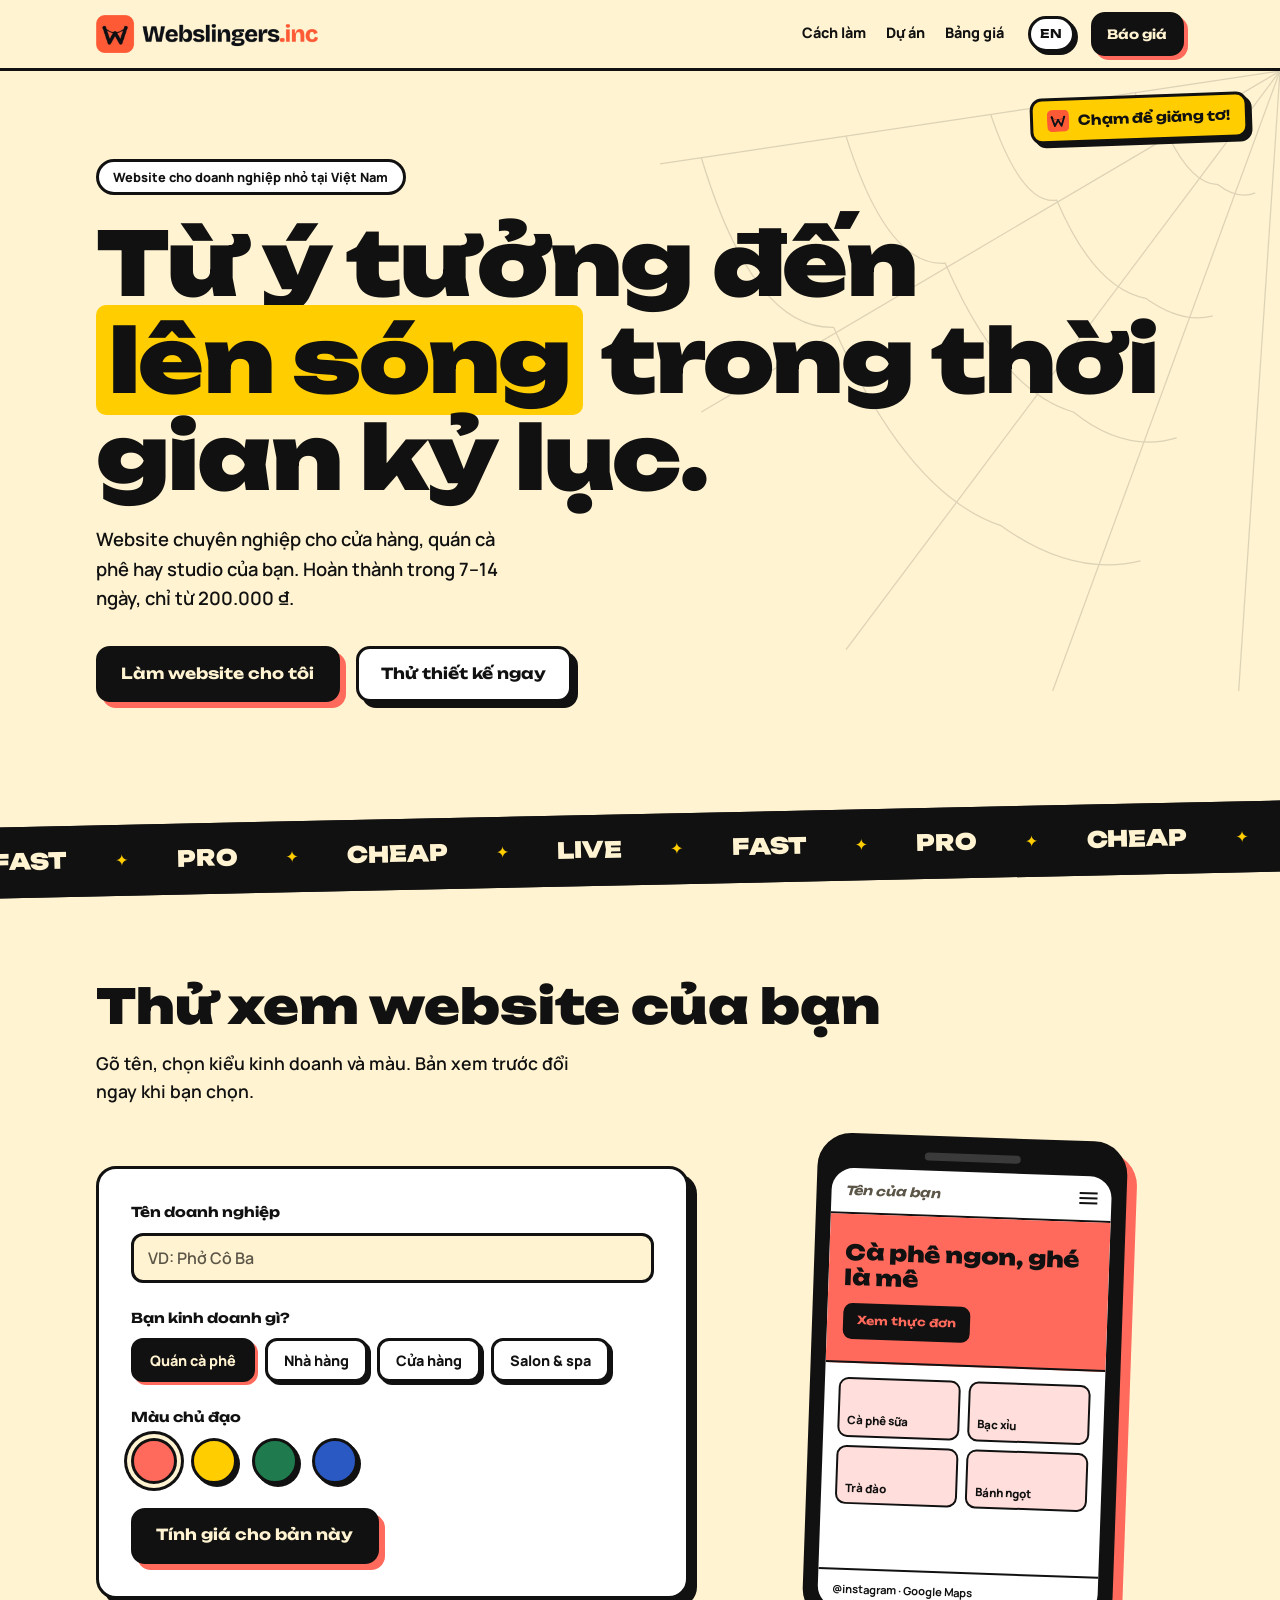
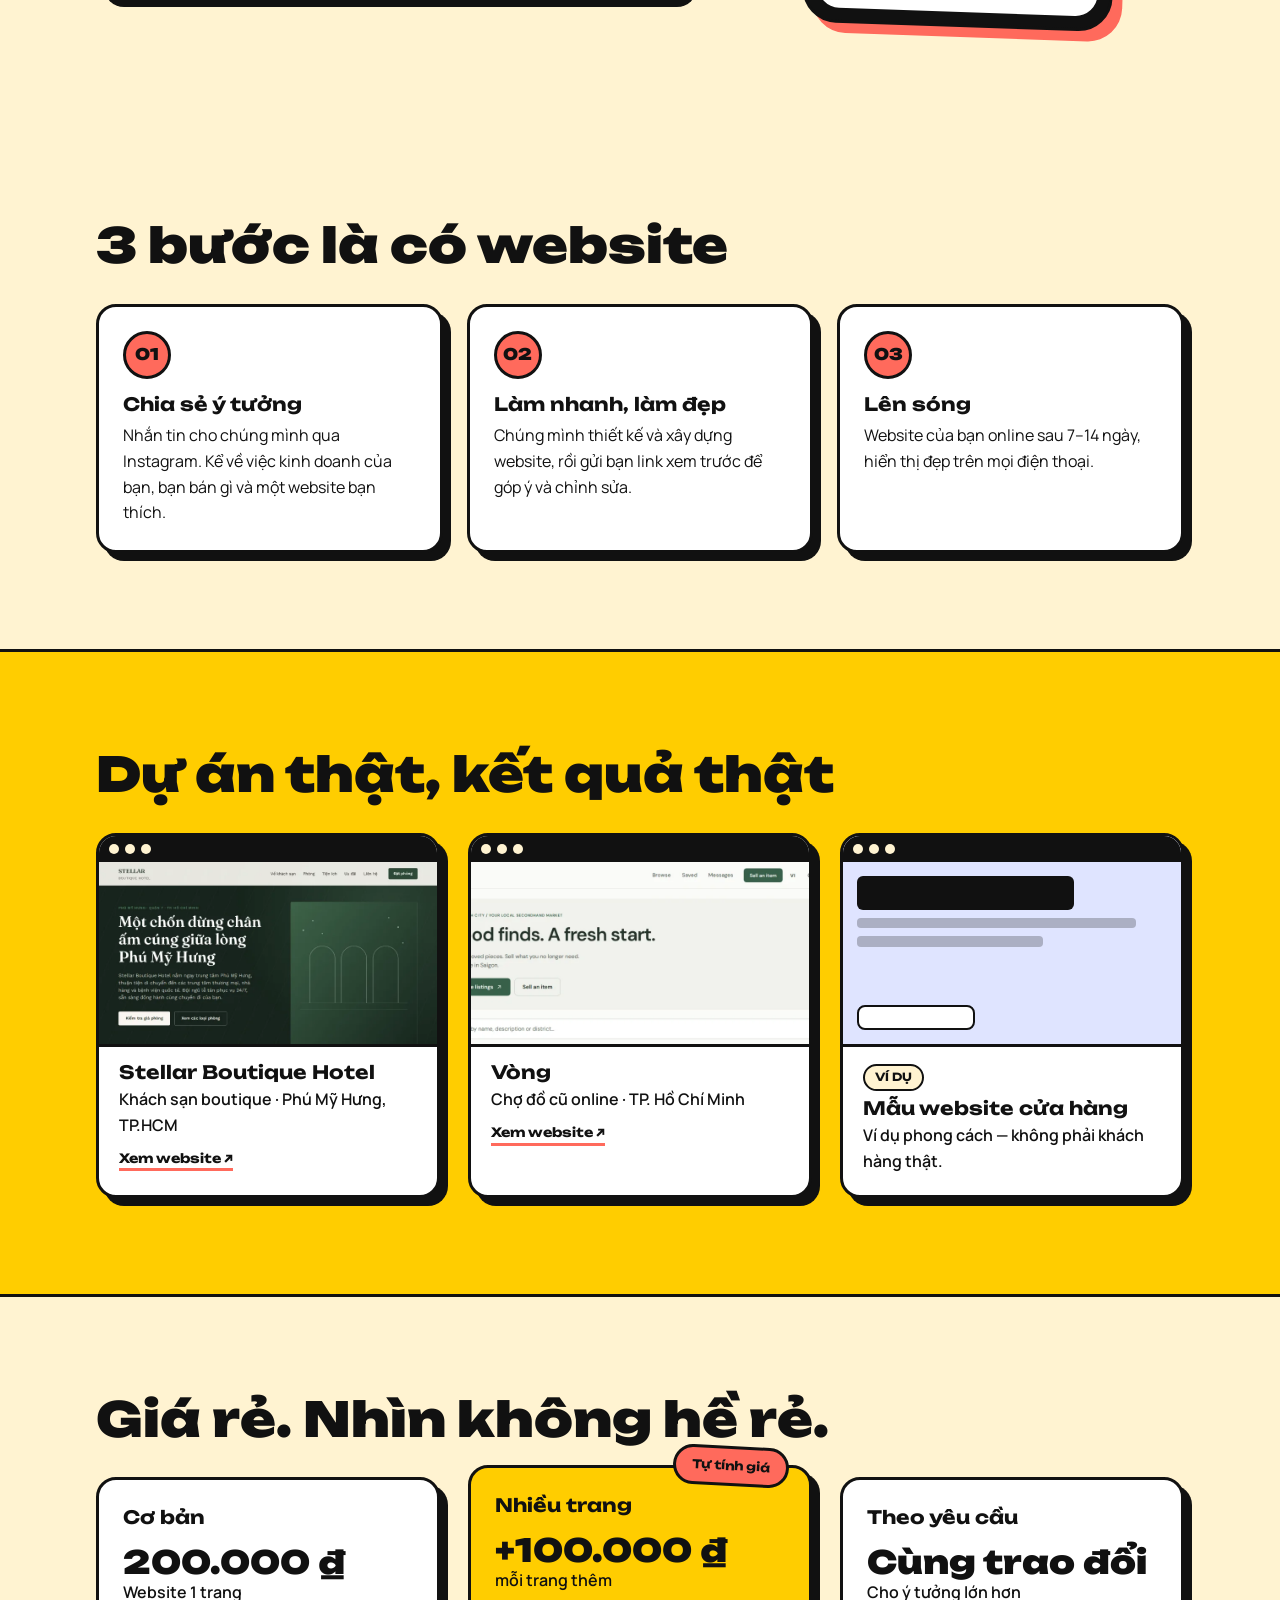
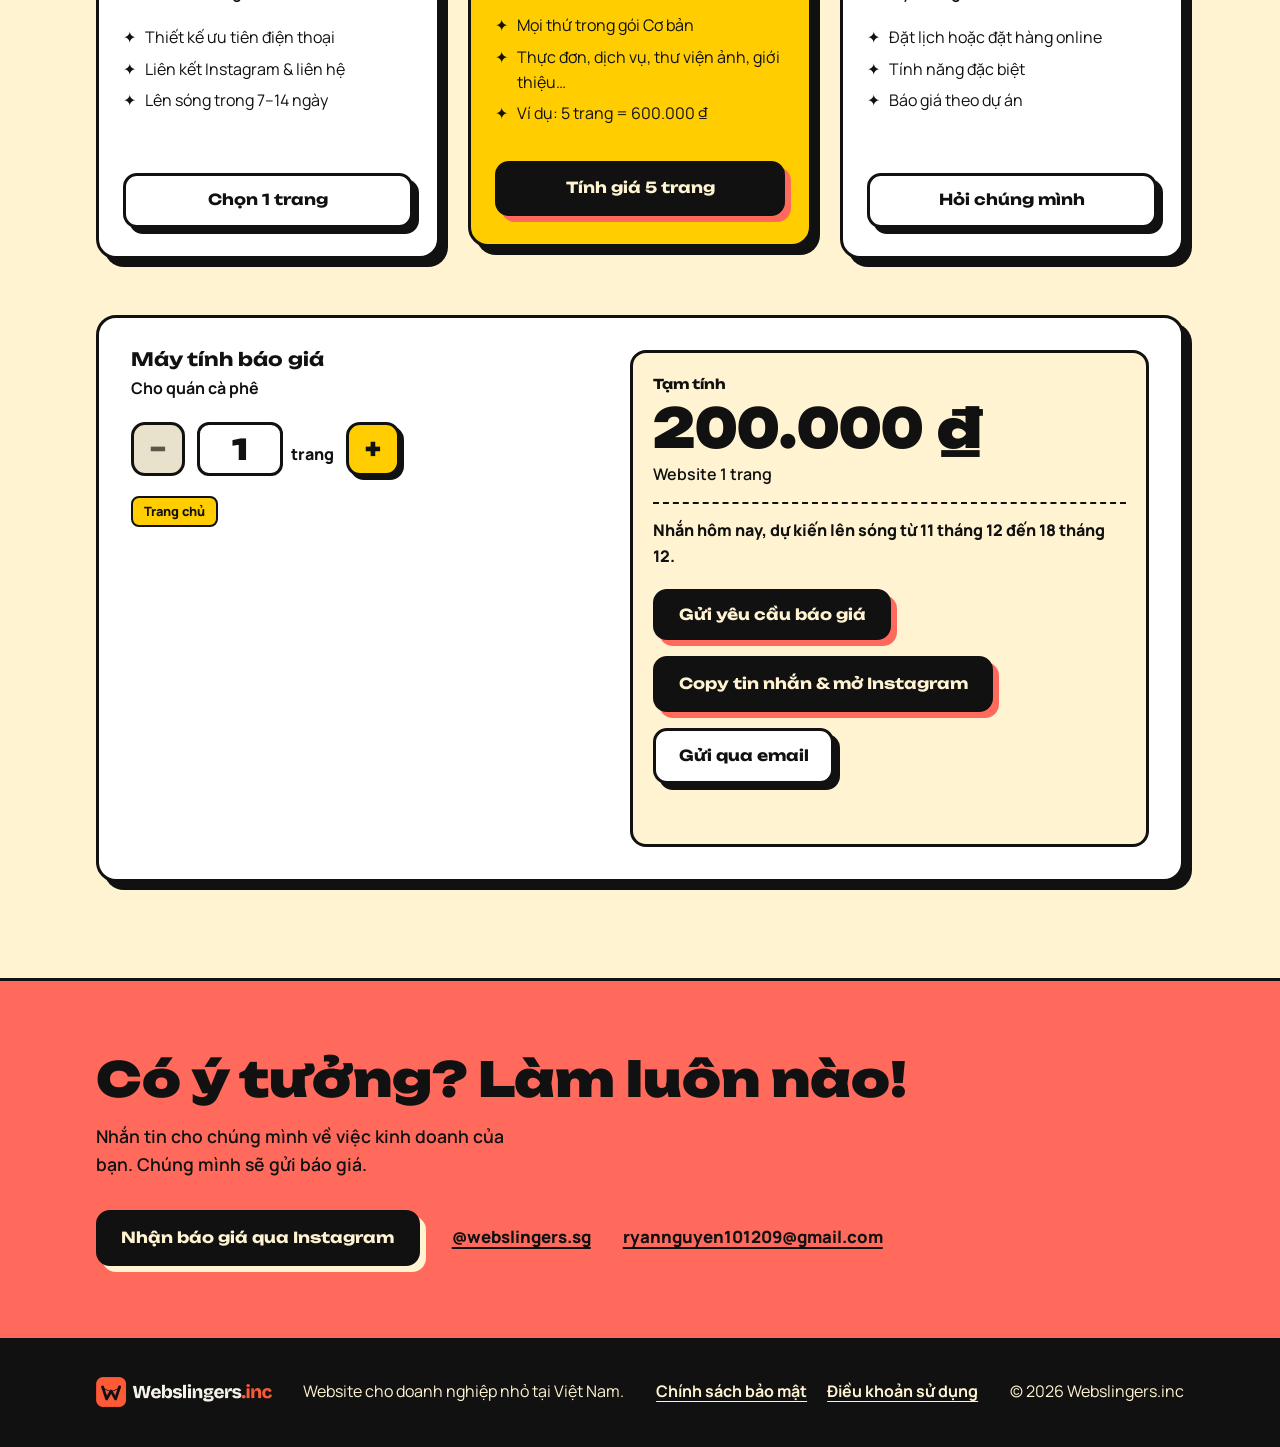
<file: index.html>
<!DOCTYPE html>
<html lang="vi">
<head>
<meta charset="UTF-8">
<meta name="viewport" content="width=device-width, initial-scale=1">
<title data-i18n="meta.title">Webslingers.inc | Từ ý tưởng đến lên sóng trong thời gian kỷ lục</title>
<meta name="description" data-i18n-content="meta.desc" content="Webslingers làm website chuyên nghiệp cho doanh nghiệp nhỏ tại Việt Nam. Lên sóng trong 7–14 ngày, chỉ từ 200.000 ₫.">
<meta name="theme-color" content="#fff3d1">
<link rel="icon" href="img/logo-mark.svg" type="image/svg+xml">
<link rel="icon" href="img/favicon-48.png" type="image/png" sizes="48x48">
<link rel="apple-touch-icon" href="img/apple-touch-icon.png">
<link rel="canonical" href="https://webslingers.vercel.app/">
<meta property="og:type" content="website">
<meta property="og:url" content="https://webslingers.vercel.app/">
<meta property="og:site_name" content="Webslingers.inc">
<meta property="og:locale" content="vi_VN">
<meta property="og:locale:alternate" content="en_US">
<meta property="og:title" content="Webslingers.inc">
<meta property="og:description" data-i18n-content="meta.desc" content="Webslingers làm website chuyên nghiệp cho doanh nghiệp nhỏ tại Việt Nam. Lên sóng trong 7–14 ngày, chỉ từ 200.000 ₫.">
<meta property="og:image" content="https://webslingers.vercel.app/img/og.jpg">
<meta property="og:image:width" content="1200">
<meta property="og:image:height" content="630">
<meta property="og:image:alt" content="Webslingers.inc logo">
<meta name="twitter:image" content="https://webslingers.vercel.app/img/og.jpg">
<meta name="twitter:card" content="summary_large_image">
<link rel="preconnect" href="https://fonts.googleapis.com">
<link rel="preconnect" href="https://fonts.gstatic.com" crossorigin>
<link href="https://fonts.googleapis.com/css2?family=Manrope:wght@400;600;800&family=Unbounded:wght@700;900&display=swap" rel="stylesheet">
<link rel="stylesheet" href="styles.css">
<script>document.documentElement.classList.add('js');</script>
<script src="i18n.js" defer></script>
<script src="projects.js" defer></script>
<script src="app.js" defer></script>
</head>
<body>
<a class="skip-link" href="#main" data-i18n="skip">Bỏ qua đến nội dung</a>

<header class="nav">
  <div class="wrap nav-inner">
    <a href="#top" class="logo" data-i18n-aria-label="nav.home" aria-label="Trang chủ Webslingers.inc"><img src="img/logo-wordmark.webp" width="702" height="120" alt=""></a>
    <nav data-i18n-aria-label="nav.label" aria-label="Điều hướng chính">
      <ul class="nav-links">
        <li><a href="#how" data-i18n="nav.how">Cách làm</a></li>
        <li><a href="#work" data-i18n="nav.work">Dự án</a></li>
        <li><a href="#pricing" data-i18n="nav.pricing">Bảng giá</a></li>
      </ul>
      <button type="button" class="lang-toggle" id="langToggle" lang="en" hidden
              data-i18n-aria-label="lang.label" aria-label="Switch to English">
        <span data-i18n="lang.other" lang="en">EN</span>
      </button>
    </nav>
    <a href="#contact" class="btn btn-dark btn-sm" data-i18n="nav.quote">Báo giá</a>
  </div>
</header>

<main id="main">

  <!-- Hero. Tapping empty space slings a web line from the top-right corner (app.js). -->
  <section class="hero" id="top">
    <svg class="hero-web" viewBox="0 0 600 600" aria-hidden="true" focusable="false">
      <g fill="none" stroke="#111" stroke-width="1.2">
        <path d="M600 0 L0 90"/><path d="M600 0 L40 330"/><path d="M600 0 L180 560"/>
        <path d="M600 0 L380 600"/><path d="M600 0 L560 600"/>
        <path d="M460 21 Q470 70 492 63 Q515 110 540 110 Q560 125 576 118"/>
        <path d="M320 42 Q350 130 384 125 Q420 210 470 220 Q505 245 535 237"/>
        <path d="M180 63 Q220 190 276 186 Q330 310 400 330 Q450 370 500 355"/>
        <path d="M40 84 Q90 250 168 248 Q240 410 330 440 Q400 490 465 474"/>
      </g>
    </svg>
    <svg class="sling-layer" id="slingLayer" aria-hidden="true" focusable="false"></svg>
    <p class="sling-hint" id="slingHint" hidden data-i18n="hero.hint">Chạm để giăng tơ!</p>
    <div class="wrap hero-inner">
      <p class="eyebrow" data-i18n="hero.eyebrow">Website cho doanh nghiệp nhỏ tại Việt Nam</p>
      <h1 data-i18n="hero.title">Từ ý tưởng đến <mark>lên sóng</mark> trong thời gian kỷ lục.</h1>
      <p class="lede" data-i18n="hero.lede">Website chuyên nghiệp cho cửa hàng, quán cà phê hay studio của bạn. Hoàn thành trong 7–14 ngày, chỉ từ 200.000&nbsp;₫.</p>
      <div class="hero-ctas">
        <a href="#contact" class="btn btn-dark" data-i18n="hero.start">Làm website cho tôi</a>
        <a href="#try" class="btn btn-light needs-js" data-i18n="hero.try">Thử thiết kế ngay</a>
      </div>
    </div>
  </section>

  <!-- Ticker (brand words, kept in English in both languages) -->
  <div class="ticker" aria-hidden="true">
    <div class="ticker-track">
      <span>FAST</span><span>PRO</span><span>CHEAP</span><span>LIVE</span>
      <span>FAST</span><span>PRO</span><span>CHEAP</span><span>LIVE</span>
      <span>FAST</span><span>PRO</span><span>CHEAP</span><span>LIVE</span>
      <span>FAST</span><span>PRO</span><span>CHEAP</span><span>LIVE</span>
    </div>
  </div>

  <!-- Try it: live preview builder -->
  <section class="section try needs-js" id="try" aria-labelledby="try-title">
    <div class="wrap">
      <h2 id="try-title" data-i18n="try.title">Thử xem website của bạn</h2>
      <p class="section-lede" data-i18n="try.lede">Gõ tên, chọn kiểu kinh doanh và màu. Bản xem trước đổi ngay khi bạn chọn.</p>
      <div class="try-grid">
        <form class="card try-controls reveal" id="builder" onsubmit="return false">
          <label class="field">
            <span class="field-label" data-i18n="try.name">Tên doanh nghiệp</span>
            <input type="text" id="bizName" maxlength="28" autocomplete="organization"
                   data-i18n-placeholder="try.namePh" placeholder="VD: Phở Cô Ba">
          </label>

          <fieldset class="field">
            <legend class="field-label" data-i18n="try.type">Bạn kinh doanh gì?</legend>
            <div class="chips">
              <label class="chip"><input type="radio" name="bizType" value="cafe" checked><span data-i18n="type.cafe">Quán cà phê</span></label>
              <label class="chip"><input type="radio" name="bizType" value="food"><span data-i18n="type.food">Nhà hàng</span></label>
              <label class="chip"><input type="radio" name="bizType" value="shop"><span data-i18n="type.shop">Cửa hàng</span></label>
              <label class="chip"><input type="radio" name="bizType" value="salon"><span data-i18n="type.salon">Salon &amp; spa</span></label>
            </div>
          </fieldset>

          <fieldset class="field">
            <legend class="field-label" data-i18n="try.color">Màu chủ đạo</legend>
            <div class="swatches">
              <label class="swatch" style="--sw:#ff6a5c"><input type="radio" name="bizColor" value="coral" checked><span class="sr-only" data-i18n="color.coral">Đỏ san hô</span></label>
              <label class="swatch" style="--sw:#ffcd00"><input type="radio" name="bizColor" value="gold"><span class="sr-only" data-i18n="color.gold">Vàng</span></label>
              <label class="swatch" style="--sw:#1f7a4d"><input type="radio" name="bizColor" value="green"><span class="sr-only" data-i18n="color.green">Xanh lá</span></label>
              <label class="swatch" style="--sw:#2b59c3"><input type="radio" name="bizColor" value="blue"><span class="sr-only" data-i18n="color.blue">Xanh dương</span></label>
            </div>
          </fieldset>

          <a href="#calc" class="btn btn-dark try-cta" id="tryToQuote" data-calc data-i18n="try.cta">Tính giá cho bản này</a>
        </form>

        <div class="phone reveal" id="preview" aria-hidden="true">
          <div class="phone-notch"></div>
          <div class="mini" data-color="coral">
            <div class="mini-nav"><b class="mini-name" id="pvName"></b><i></i></div>
            <div class="mini-hero">
              <p class="mini-title" id="pvTitle"></p>
              <span class="mini-btn" id="pvBtn"></span>
            </div>
            <div class="mini-grid" id="pvItems"></div>
            <div class="mini-foot">@instagram · Google Maps</div>
          </div>
        </div>
        <p class="sr-only" id="pvSummary" aria-live="polite"></p>
      </div>
    </div>
  </section>

  <!-- How we sling it -->
  <section class="section" id="how" aria-labelledby="how-title">
    <div class="wrap">
      <h2 id="how-title" data-i18n="how.title">3 bước là có website</h2>
      <ol class="steps">
        <li class="card step reveal">
          <span class="step-num">01</span>
          <h3 data-i18n="how.s1.title">Chia sẻ ý tưởng</h3>
          <p data-i18n="how.s1.text">Nhắn tin cho chúng mình qua Instagram. Kể về việc kinh doanh của bạn, bạn bán gì và một website bạn thích.</p>
        </li>
        <li class="card step reveal">
          <span class="step-num">02</span>
          <h3 data-i18n="how.s2.title">Làm nhanh, làm đẹp</h3>
          <p data-i18n="how.s2.text">Chúng mình thiết kế và xây dựng website, rồi gửi bạn link xem trước để góp ý và chỉnh sửa.</p>
        </li>
        <li class="card step reveal">
          <span class="step-num">03</span>
          <h3 data-i18n="how.s3.title">Lên sóng</h3>
          <p data-i18n="how.s3.text">Website của bạn online sau 7–14 ngày, hiển thị đẹp trên mọi điện thoại.</p>
        </li>
      </ol>
    </div>
  </section>

  <!-- Proof -->
  <section class="section section-alt" id="work" aria-labelledby="work-title">
    <div class="wrap">
      <h2 id="work-title" data-i18n="work.title">Dự án thật, kết quả thật</h2>
      <!-- Cards are built from projects.js by app.js's renderProjects(), so adding a
           project is a data edit, not an HTML edit. Static fallback here covers no-JS. -->
      <div class="projects" id="projectsGrid">
        <article class="card project reveal">
          <div class="shot">
            <div class="shot-bar"><i></i><i></i><i></i></div>
            <img src="img/stellar-boutique-hotel.webp" width="800" height="500" loading="lazy" decoding="async"
                 data-i18n-alt="work.p1.alt"
                 alt="Trang chủ Stellar Boutique Hotel: phần đầu trang màu xanh lá đậm với tiêu đề tiếng Việt và nút đặt phòng">
          </div>
          <div class="project-info">
            <h3><a href="https://stellar-boutique-hotel.vercel.app" target="_blank" rel="noopener">Stellar Boutique Hotel</a></h3>
            <p data-i18n="work.p1.meta">Khách sạn boutique · Phú Mỹ Hưng, TP.HCM</p>
            <span class="project-cta" aria-hidden="true" data-i18n="work.view">Xem website ↗</span>
          </div>
        </article>
        <article class="card project reveal">
          <div class="shot">
            <div class="shot-bar"><i></i><i></i><i></i></div>
            <img src="img/vong.webp" width="800" height="500" loading="lazy" decoding="async"
                 data-i18n-alt="work.p2.alt"
                 alt="Trang chủ Vòng: nền kem-xanh lá với tiêu đề &quot;Good finds. A fresh start.&quot;, ô tìm kiếm và các thẻ danh mục đồ cũ">
          </div>
          <div class="project-info">
            <h3><a href="https://vong-client.vercel.app" target="_blank" rel="noopener">Vòng</a></h3>
            <p data-i18n="work.p2.meta">Chợ đồ cũ online · TP. Hồ Chí Minh</p>
            <span class="project-cta" aria-hidden="true" data-i18n="work.view">Xem website ↗</span>
          </div>
        </article>
        <article class="card project reveal">
          <div class="shot shot-3" role="img" aria-label="Mẫu website cửa hàng: ví dụ phong cách, không phải khách hàng thật">
            <div class="shot-bar"><i></i><i></i><i></i></div>
            <div class="shot-body"><b></b><s></s><s></s><u></u></div>
          </div>
          <div class="project-info">
            <span class="demo-badge" data-i18n="work.demoBadge">VÍ DỤ</span>
            <h3 data-i18n="work.demo2.name">Mẫu website cửa hàng</h3>
            <p data-i18n="work.demo2.tag">Ví dụ phong cách — không phải khách hàng thật.</p>
          </div>
        </article>
      </div>
      <!-- Optional: client testimonial
      <blockquote class="card quote">
        <p>“[CLIENT TESTIMONIAL]”</p>
        <cite>[CLIENT NAME], [BUSINESS]</cite>
      </blockquote>
      -->
    </div>
  </section>

  <!-- Pricing -->
  <section class="section" id="pricing" aria-labelledby="pricing-title">
    <div class="wrap">
      <h2 id="pricing-title" data-i18n="pricing.title">Giá rẻ. Nhìn không hề rẻ.</h2>
      <div class="plans">
        <article class="card plan">
          <h3 data-i18n="plan1.name">Cơ bản</h3>
          <p class="price" data-i18n="plan1.price">200.000&nbsp;₫</p>
          <p class="price-note" data-i18n="plan1.note">Website 1 trang</p>
          <ul>
            <li data-i18n="plan1.f1">Thiết kế ưu tiên điện thoại</li>
            <li data-i18n="plan1.f2">Liên kết Instagram &amp; liên hệ</li>
            <li data-i18n="plan1.f3">Lên sóng trong 7–14 ngày</li>
          </ul>
          <a href="#contact" class="btn btn-light" data-calc data-pages="1" data-i18n="plan1.cta">Chọn 1 trang</a>
        </article>
        <article class="card plan plan-featured">
          <a href="#calc" class="badge needs-js" data-calc data-i18n="plan2.badge">Tự tính giá</a>
          <h3 data-i18n="plan2.name">Nhiều trang</h3>
          <p class="price" data-i18n="plan2.price">+100.000&nbsp;₫</p>
          <p class="price-note" data-i18n="plan2.note">mỗi trang thêm</p>
          <ul>
            <li data-i18n="plan2.f1">Mọi thứ trong gói Cơ bản</li>
            <li data-i18n="plan2.f2">Thực đơn, dịch vụ, thư viện ảnh, giới thiệu…</li>
            <li data-i18n="plan2.f3">Ví dụ: 5 trang = 600.000&nbsp;₫</li>
          </ul>
          <a href="#contact" class="btn btn-dark" data-calc data-pages="5" data-i18n="plan2.cta">Tính giá 5 trang</a>
        </article>
        <article class="card plan">
          <h3 data-i18n="plan3.name">Theo yêu cầu</h3>
          <p class="price" data-i18n="plan3.price">Cùng trao đổi</p>
          <p class="price-note" data-i18n="plan3.note">Cho ý tưởng lớn hơn</p>
          <ul>
            <li data-i18n="plan3.f1">Đặt lịch hoặc đặt hàng online</li>
            <li data-i18n="plan3.f2">Tính năng đặc biệt</li>
            <li data-i18n="plan3.f3">Báo giá theo dự án</li>
          </ul>
          <a href="#contact" class="btn btn-light" data-i18n="plan3.cta">Hỏi chúng mình</a>
        </article>
      </div>

      <!-- Quote calculator -->
      <div class="card calc reveal needs-js" id="calc" tabindex="-1" role="region" aria-labelledby="calc-title">
        <div class="calc-main">
          <h3 id="calc-title" data-i18n="calc.title">Máy tính báo giá</h3>
          <p class="calc-for" id="calcFor"></p>
          <div class="stepper" role="group" data-i18n-aria-label="calc.pages" aria-label="Số trang">
            <button type="button" class="step-btn" id="pagesMinus" data-i18n-aria-label="calc.minus" aria-label="Bớt 1 trang">−</button>
            <label class="stepper-value">
              <input type="number" id="pages" min="1" max="20" value="1" inputmode="numeric">
              <span data-i18n="calc.pagesUnit">trang</span>
            </label>
            <button type="button" class="step-btn" id="pagesPlus" data-i18n-aria-label="calc.plus" aria-label="Thêm 1 trang">+</button>
          </div>
          <ul class="page-tags" id="pageTags" aria-hidden="true"></ul>
        </div>
        <div class="calc-result">
          <p class="calc-label" data-i18n="calc.total">Tạm tính</p>
          <p class="calc-total" id="calcTotal">200.000&nbsp;₫</p>
          <p class="sr-only" id="calcLive" aria-live="polite"></p>
          <p class="calc-formula" id="calcFormula"></p>
          <p class="calc-date" id="calcDate"></p>
          <div class="calc-actions">
            <!-- Shown only once FORMSPREE_ID is set in app.js (see README) — a real lead
                 list, not just DMs. Hidden here so there is never a button that does nothing. -->
            <button type="button" class="btn btn-dark" id="sendLead" hidden data-i18n="calc.lead">Gửi yêu cầu báo giá</button>
            <a class="btn btn-dark" id="sendIg" href="https://instagram.com/webslingers.sg" target="_blank" rel="noopener" data-i18n="calc.ig">Copy tin nhắn &amp; mở Instagram</a>
            <a class="btn btn-light" id="sendMail" href="mailto:ryannguyen101209@gmail.com" data-i18n="calc.mail">Gửi qua email</a>
          </div>
          <p class="calc-status" id="calcStatus" role="status"></p>
          <textarea class="calc-fallback" id="calcFallback" readonly rows="4" hidden
                    data-i18n-aria-label="calc.msgLabel" aria-label="Tin nhắn báo giá"></textarea>
        </div>
      </div>
    </div>
  </section>

  <!-- Contact -->
  <section class="contact" id="contact" aria-labelledby="contact-title">
    <div class="wrap contact-inner">
      <h2 id="contact-title" data-i18n="contact.title">Có ý tưởng? Làm luôn nào!</h2>
      <p data-i18n="contact.text">Nhắn tin cho chúng mình về việc kinh doanh của bạn. Chúng mình sẽ gửi báo giá.</p>
      <div class="contact-ctas">
        <a href="https://instagram.com/webslingers.sg" class="btn btn-dark" target="_blank" rel="noopener" data-i18n="contact.ig">Nhận báo giá qua Instagram</a>
        <a href="https://instagram.com/webslingers.sg" class="contact-link" target="_blank" rel="noopener">@webslingers.sg</a>
        <a href="mailto:ryannguyen101209@gmail.com" class="contact-link">ryannguyen101209@gmail.com</a>
      </div>
    </div>
  </section>
</main>

<footer class="footer">
  <div class="wrap footer-inner">
    <p class="logo"><img src="img/logo-wordmark-dark.webp" width="702" height="120" alt="Webslingers.inc" loading="lazy"></p>
    <p data-i18n="footer.tag">Website cho doanh nghiệp nhỏ tại Việt Nam.</p>
    <nav class="footer-links" data-i18n-aria-label="footer.legal" aria-label="Pháp lý">
      <a href="privacy.html" data-i18n="footer.privacy">Chính sách bảo mật</a>
      <a href="terms.html" data-i18n="footer.terms">Điều khoản sử dụng</a>
    </nav>
    <p>© <span id="year">2026</span> Webslingers.inc</p>
  </div>
</footer>

<script>document.getElementById('year').textContent = new Date().getFullYear();</script>
</body>
</html>
</file>
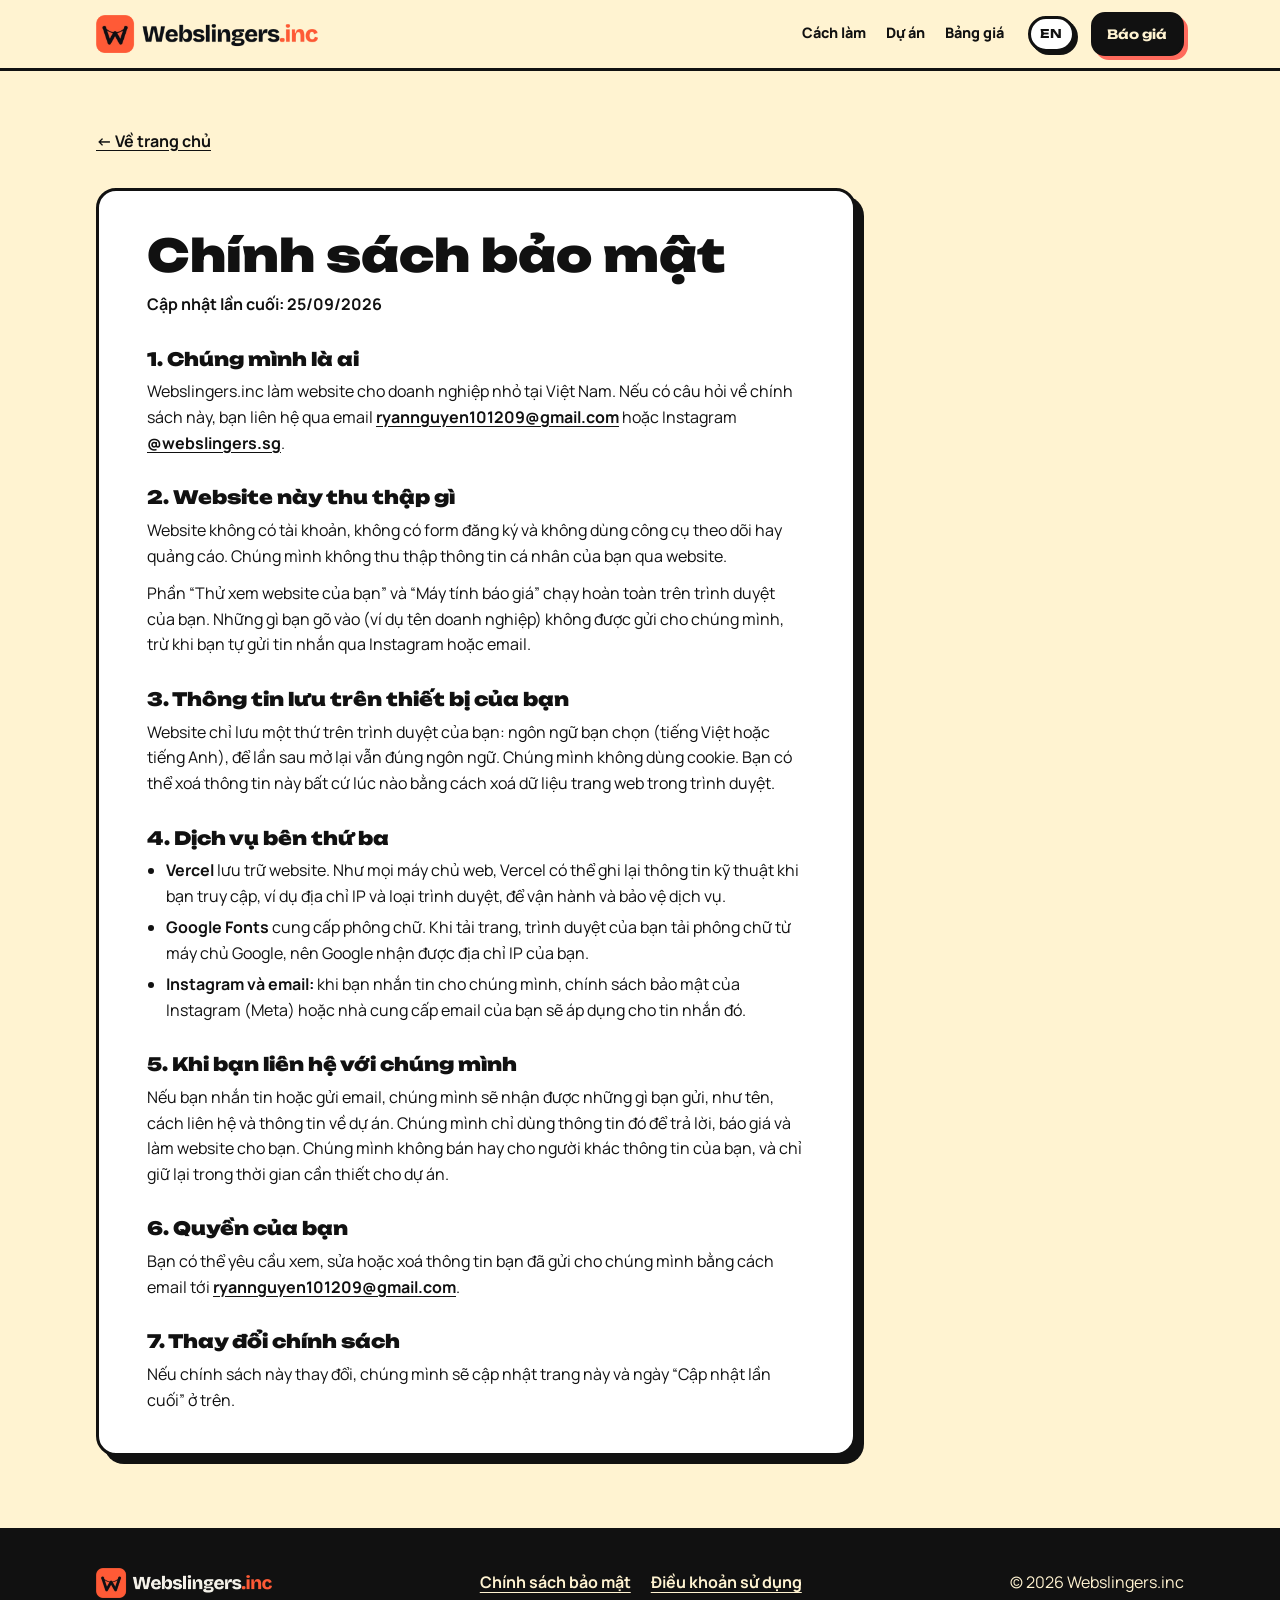
<file: privacy.html>
<!DOCTYPE html>
<html lang="vi">
<head>
<meta charset="UTF-8">
<meta name="viewport" content="width=device-width, initial-scale=1">
<title data-i18n="privacy.title">Chính sách bảo mật | Webslingers.inc</title>
<meta name="description" data-i18n-content="privacy.desc" content="Webslingers.inc thu thập, sử dụng và bảo vệ thông tin của bạn như thế nào.">
<meta name="theme-color" content="#fff3d1">
<link rel="canonical" href="https://webslingers.vercel.app/privacy.html">
<link rel="icon" href="img/logo-mark.svg" type="image/svg+xml">
<link rel="icon" href="img/favicon-48.png" type="image/png" sizes="48x48">
<link rel="apple-touch-icon" href="img/apple-touch-icon.png">
<link rel="preconnect" href="https://fonts.googleapis.com">
<link rel="preconnect" href="https://fonts.gstatic.com" crossorigin>
<link href="https://fonts.googleapis.com/css2?family=Manrope:wght@400;600;800&family=Unbounded:wght@700;900&display=swap" rel="stylesheet">
<link rel="stylesheet" href="styles.css">
<script>document.documentElement.classList.add('js');</script>
<script src="i18n.js" defer></script>
</head>
<body>
<!--
  Written from what this website actually does (no forms, no cookies, no analytics;
  language choice saved in the browser; hosted on Vercel; fonts from Google Fonts).
  It is a starting point, not legal advice. Update it if you add forms, analytics,
  a booking system or anything else that collects data.
-->
<a class="skip-link" href="#main" data-i18n="skip">Bỏ qua đến nội dung</a>

<header class="nav">
  <div class="wrap nav-inner">
    <a href="./" class="logo" data-i18n-aria-label="nav.home" aria-label="Trang chủ Webslingers.inc"><img src="img/logo-wordmark.webp" width="702" height="120" alt=""></a>
    <nav data-i18n-aria-label="nav.label" aria-label="Điều hướng chính">
      <ul class="nav-links">
        <li><a href="./#how" data-i18n="nav.how">Cách làm</a></li>
        <li><a href="./#work" data-i18n="nav.work">Dự án</a></li>
        <li><a href="./#pricing" data-i18n="nav.pricing">Bảng giá</a></li>
      </ul>
      <button type="button" class="lang-toggle" id="langToggle" lang="en" hidden
              data-i18n-aria-label="lang.label" aria-label="Switch to English">
        <span data-i18n="lang.other" lang="en">EN</span>
      </button>
    </nav>
    <a href="./#contact" class="btn btn-dark btn-sm" data-i18n="nav.quote">Báo giá</a>
  </div>
</header>

<main id="main" class="legal">
  <div class="wrap">
    <a class="legal-back" href="./" data-i18n="legal.back">← Về trang chủ</a>

    <article class="card legal-card" data-lang="vi" lang="vi">
      <h1>Chính sách bảo mật</h1>
      <p class="updated">Cập nhật lần cuối: 25/09/2026</p>

      <h2>1. Chúng mình là ai</h2>
      <p>Webslingers.inc làm website cho doanh nghiệp nhỏ tại Việt Nam. Nếu có câu hỏi về chính sách này, bạn liên hệ qua email <a href="mailto:ryannguyen101209@gmail.com">ryannguyen101209@gmail.com</a> hoặc Instagram <a href="https://instagram.com/webslingers.sg" target="_blank" rel="noopener">@webslingers.sg</a>.</p>

      <h2>2. Website này thu thập gì</h2>
      <p>Website không có tài khoản, không có form đăng ký và không dùng công cụ theo dõi hay quảng cáo. Chúng mình không thu thập thông tin cá nhân của bạn qua website.</p>
      <p>Phần “Thử xem website của bạn” và “Máy tính báo giá” chạy hoàn toàn trên trình duyệt của bạn. Những gì bạn gõ vào (ví dụ tên doanh nghiệp) không được gửi cho chúng mình, trừ khi bạn tự gửi tin nhắn qua Instagram hoặc email.</p>

      <h2>3. Thông tin lưu trên thiết bị của bạn</h2>
      <p>Website chỉ lưu một thứ trên trình duyệt của bạn: ngôn ngữ bạn chọn (tiếng Việt hoặc tiếng Anh), để lần sau mở lại vẫn đúng ngôn ngữ. Chúng mình không dùng cookie. Bạn có thể xoá thông tin này bất cứ lúc nào bằng cách xoá dữ liệu trang web trong trình duyệt.</p>

      <h2>4. Dịch vụ bên thứ ba</h2>
      <ul>
        <li><strong>Vercel</strong> lưu trữ website. Như mọi máy chủ web, Vercel có thể ghi lại thông tin kỹ thuật khi bạn truy cập, ví dụ địa chỉ IP và loại trình duyệt, để vận hành và bảo vệ dịch vụ.</li>
        <li><strong>Google Fonts</strong> cung cấp phông chữ. Khi tải trang, trình duyệt của bạn tải phông chữ từ máy chủ Google, nên Google nhận được địa chỉ IP của bạn.</li>
        <li><strong>Instagram và email:</strong> khi bạn nhắn tin cho chúng mình, chính sách bảo mật của Instagram (Meta) hoặc nhà cung cấp email của bạn sẽ áp dụng cho tin nhắn đó.</li>
      </ul>

      <h2>5. Khi bạn liên hệ với chúng mình</h2>
      <p>Nếu bạn nhắn tin hoặc gửi email, chúng mình sẽ nhận được những gì bạn gửi, như tên, cách liên hệ và thông tin về dự án. Chúng mình chỉ dùng thông tin đó để trả lời, báo giá và làm website cho bạn. Chúng mình không bán hay cho người khác thông tin của bạn, và chỉ giữ lại trong thời gian cần thiết cho dự án.</p>

      <h2>6. Quyền của bạn</h2>
      <p>Bạn có thể yêu cầu xem, sửa hoặc xoá thông tin bạn đã gửi cho chúng mình bằng cách email tới <a href="mailto:ryannguyen101209@gmail.com">ryannguyen101209@gmail.com</a>.</p>

      <h2>7. Thay đổi chính sách</h2>
      <p>Nếu chính sách này thay đổi, chúng mình sẽ cập nhật trang này và ngày “Cập nhật lần cuối” ở trên.</p>
    </article>

    <article class="card legal-card" data-lang="en" lang="en">
      <h1>Privacy policy</h1>
      <p class="updated">Last updated: 25 September 2026</p>

      <h2>1. Who we are</h2>
      <p>Webslingers.inc builds websites for small businesses in Vietnam. If you have questions about this policy, contact us at <a href="mailto:ryannguyen101209@gmail.com">ryannguyen101209@gmail.com</a> or on Instagram at <a href="https://instagram.com/webslingers.sg" target="_blank" rel="noopener">@webslingers.sg</a>.</p>

      <h2>2. What this website collects</h2>
      <p>This website has no accounts, no sign-up forms and no tracking or advertising tools. We do not collect personal information through the website.</p>
      <p>The “Try your website” builder and the quote calculator run entirely in your browser. What you type (for example your business name) is not sent to us unless you choose to send it yourself by Instagram or email.</p>

      <h2>3. What is stored on your device</h2>
      <p>The website stores one thing in your browser: the language you picked (Vietnamese or English), so it opens in the same language next time. We do not use cookies. You can remove it at any time by clearing this site's data in your browser.</p>

      <h2>4. Third-party services</h2>
      <ul>
        <li><strong>Vercel</strong> hosts the website. Like any web server, it may log technical details of your visit, such as your IP address and browser type, to run and protect the service.</li>
        <li><strong>Google Fonts</strong> provides the fonts. When the page loads, your browser downloads them from Google's servers, so Google receives your IP address.</li>
        <li><strong>Instagram and email:</strong> when you message us, the privacy policy of Instagram (Meta) or your email provider applies to that message.</li>
      </ul>

      <h2>5. When you contact us</h2>
      <p>If you message or email us, we receive what you send, such as your name, contact details and project information. We only use it to reply, give you a quote and build your website. We do not sell or share it, and we keep it only as long as the project needs.</p>

      <h2>6. Your rights</h2>
      <p>You can ask to see, correct or delete the information you sent us by emailing <a href="mailto:ryannguyen101209@gmail.com">ryannguyen101209@gmail.com</a>.</p>

      <h2>7. Changes</h2>
      <p>If this policy changes, we will update this page and the “Last updated” date above.</p>
    </article>
  </div>
</main>

<footer class="footer">
  <div class="wrap footer-inner">
    <p class="logo"><img src="img/logo-wordmark-dark.webp" width="702" height="120" alt="Webslingers.inc" loading="lazy"></p>
    <nav class="footer-links" data-i18n-aria-label="footer.legal" aria-label="Pháp lý">
      <a href="privacy.html" aria-current="page" data-i18n="footer.privacy">Chính sách bảo mật</a>
      <a href="terms.html" data-i18n="footer.terms">Điều khoản sử dụng</a>
    </nav>
    <p>© <span id="year">2026</span> Webslingers.inc</p>
  </div>
</footer>
<script>document.getElementById('year').textContent = new Date().getFullYear();</script>
</body>
</html>
</file>
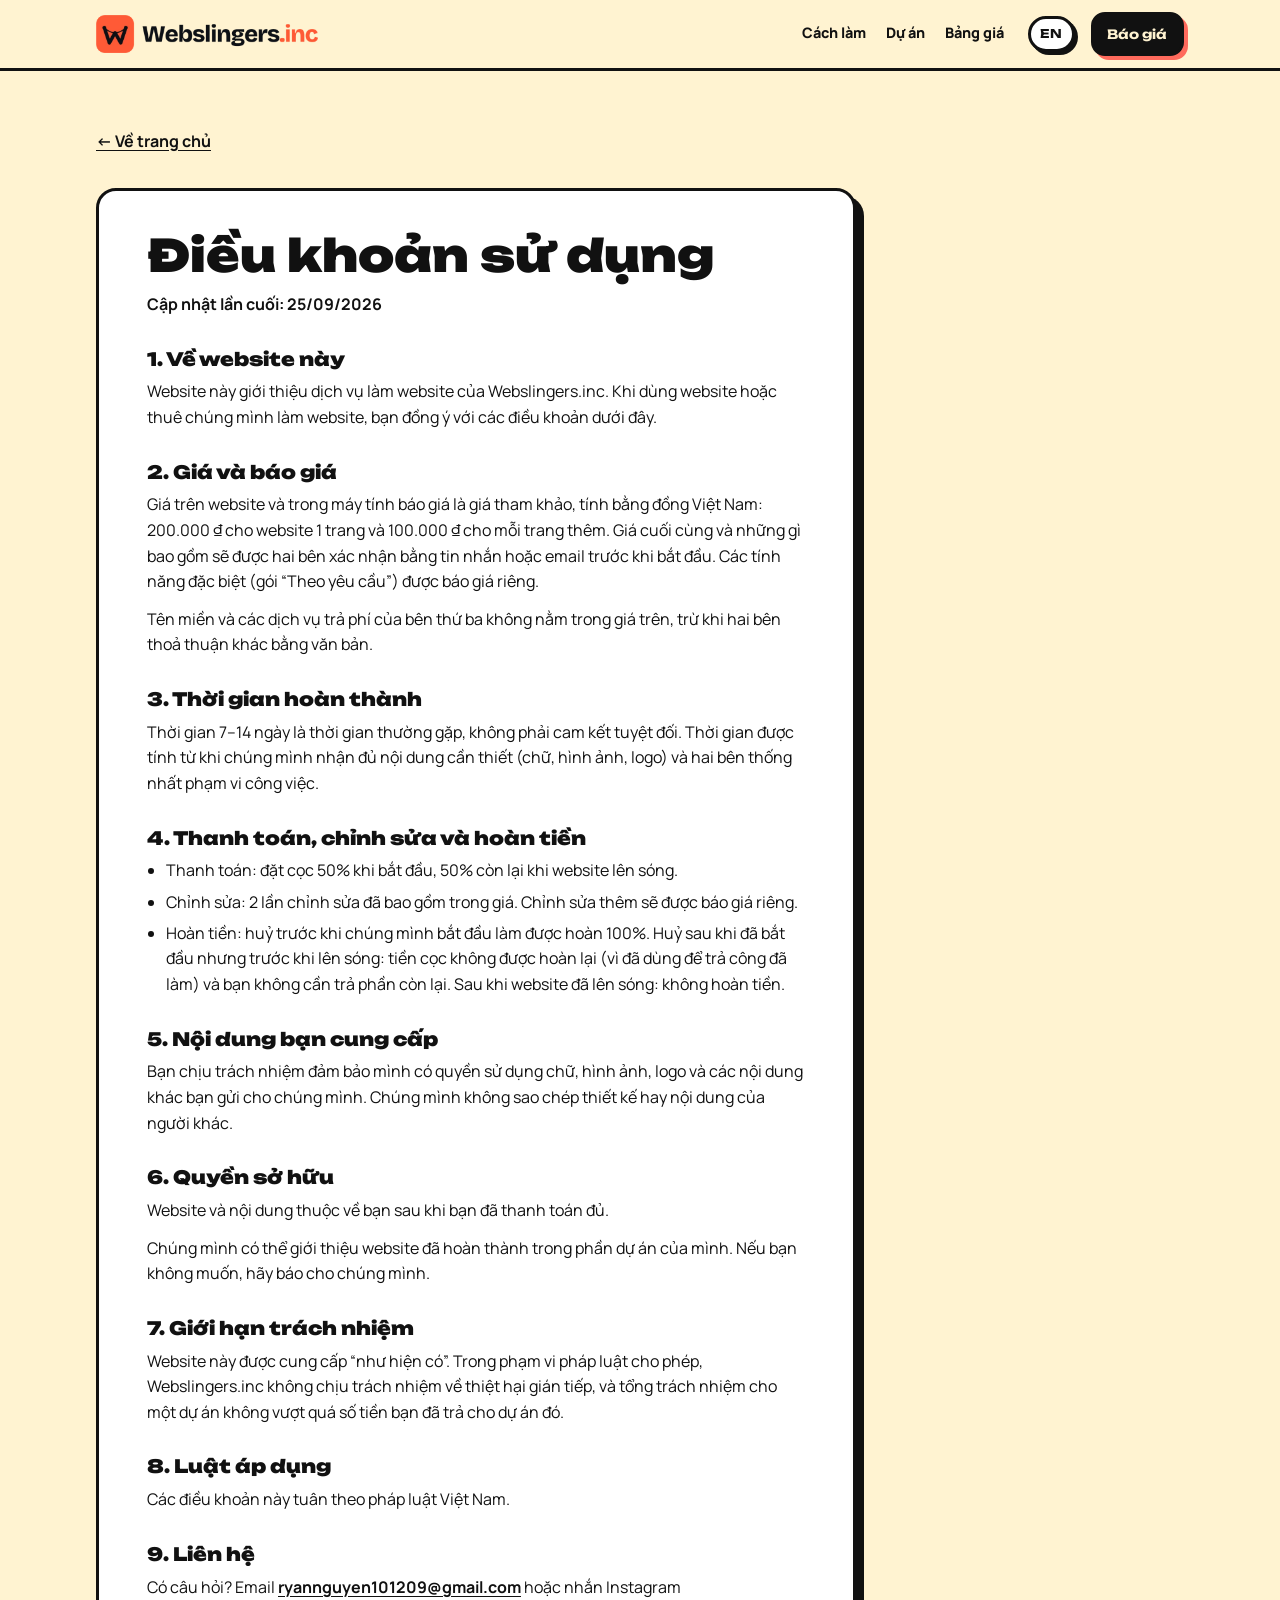
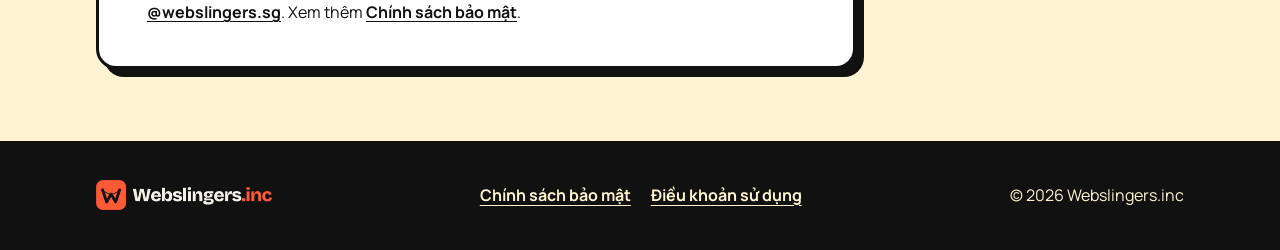
<file: terms.html>
<!DOCTYPE html>
<html lang="vi">
<head>
<meta charset="UTF-8">
<meta name="viewport" content="width=device-width, initial-scale=1">
<title data-i18n="terms.title">Điều khoản sử dụng | Webslingers.inc</title>
<meta name="description" data-i18n-content="terms.desc" content="Điều khoản khi dùng website và dịch vụ làm website của Webslingers.inc.">
<meta name="theme-color" content="#fff3d1">
<link rel="canonical" href="https://webslingers.vercel.app/terms.html">
<link rel="icon" href="img/logo-mark.svg" type="image/svg+xml">
<link rel="icon" href="img/favicon-48.png" type="image/png" sizes="48x48">
<link rel="apple-touch-icon" href="img/apple-touch-icon.png">
<link rel="preconnect" href="https://fonts.googleapis.com">
<link rel="preconnect" href="https://fonts.gstatic.com" crossorigin>
<link href="https://fonts.googleapis.com/css2?family=Manrope:wght@400;600;800&family=Unbounded:wght@700;900&display=swap" rel="stylesheet">
<link rel="stylesheet" href="styles.css">
<script>document.documentElement.classList.add('js');</script>
<script src="i18n.js" defer></script>
</head>
<body>
<!--
  A starting point, not legal advice. Payment, revisions, refunds and ownership below
  are set to common small-studio defaults (50/50 deposit, 2 revisions, deposit
  non-refundable once work starts, client owns the site once paid in full). Edit them
  directly in this file if your actual terms differ. Have an adult / accountant / lawyer
  read this once before relying on it.
-->
<a class="skip-link" href="#main" data-i18n="skip">Bỏ qua đến nội dung</a>

<header class="nav">
  <div class="wrap nav-inner">
    <a href="./" class="logo" data-i18n-aria-label="nav.home" aria-label="Trang chủ Webslingers.inc"><img src="img/logo-wordmark.webp" width="702" height="120" alt=""></a>
    <nav data-i18n-aria-label="nav.label" aria-label="Điều hướng chính">
      <ul class="nav-links">
        <li><a href="./#how" data-i18n="nav.how">Cách làm</a></li>
        <li><a href="./#work" data-i18n="nav.work">Dự án</a></li>
        <li><a href="./#pricing" data-i18n="nav.pricing">Bảng giá</a></li>
      </ul>
      <button type="button" class="lang-toggle" id="langToggle" lang="en" hidden
              data-i18n-aria-label="lang.label" aria-label="Switch to English">
        <span data-i18n="lang.other" lang="en">EN</span>
      </button>
    </nav>
    <a href="./#contact" class="btn btn-dark btn-sm" data-i18n="nav.quote">Báo giá</a>
  </div>
</header>

<main id="main" class="legal">
  <div class="wrap">
    <a class="legal-back" href="./" data-i18n="legal.back">← Về trang chủ</a>

    <article class="card legal-card" data-lang="vi" lang="vi">
      <h1>Điều khoản sử dụng</h1>
      <p class="updated">Cập nhật lần cuối: 25/09/2026</p>

      <h2>1. Về website này</h2>
      <p>Website này giới thiệu dịch vụ làm website của Webslingers.inc. Khi dùng website hoặc thuê chúng mình làm website, bạn đồng ý với các điều khoản dưới đây.</p>

      <h2>2. Giá và báo giá</h2>
      <p>Giá trên website và trong máy tính báo giá là giá tham khảo, tính bằng đồng Việt Nam: 200.000 ₫ cho website 1 trang và 100.000 ₫ cho mỗi trang thêm. Giá cuối cùng và những gì bao gồm sẽ được hai bên xác nhận bằng tin nhắn hoặc email trước khi bắt đầu. Các tính năng đặc biệt (gói “Theo yêu cầu”) được báo giá riêng.</p>
      <p>Tên miền và các dịch vụ trả phí của bên thứ ba không nằm trong giá trên, trừ khi hai bên thoả thuận khác bằng văn bản.</p>

      <h2>3. Thời gian hoàn thành</h2>
      <p>Thời gian 7–14 ngày là thời gian thường gặp, không phải cam kết tuyệt đối. Thời gian được tính từ khi chúng mình nhận đủ nội dung cần thiết (chữ, hình ảnh, logo) và hai bên thống nhất phạm vi công việc.</p>

      <h2>4. Thanh toán, chỉnh sửa và hoàn tiền</h2>
      <ul>
        <li>Thanh toán: đặt cọc 50% khi bắt đầu, 50% còn lại khi website lên sóng.</li>
        <li>Chỉnh sửa: 2 lần chỉnh sửa đã bao gồm trong giá. Chỉnh sửa thêm sẽ được báo giá riêng.</li>
        <li>Hoàn tiền: huỷ trước khi chúng mình bắt đầu làm được hoàn 100%. Huỷ sau khi đã bắt đầu nhưng trước khi lên sóng: tiền cọc không được hoàn lại (vì đã dùng để trả công đã làm) và bạn không cần trả phần còn lại. Sau khi website đã lên sóng: không hoàn tiền.</li>
      </ul>

      <h2>5. Nội dung bạn cung cấp</h2>
      <p>Bạn chịu trách nhiệm đảm bảo mình có quyền sử dụng chữ, hình ảnh, logo và các nội dung khác bạn gửi cho chúng mình. Chúng mình không sao chép thiết kế hay nội dung của người khác.</p>

      <h2>6. Quyền sở hữu</h2>
      <p>Website và nội dung thuộc về bạn sau khi bạn đã thanh toán đủ.</p>
      <p>Chúng mình có thể giới thiệu website đã hoàn thành trong phần dự án của mình. Nếu bạn không muốn, hãy báo cho chúng mình.</p>

      <h2>7. Giới hạn trách nhiệm</h2>
      <p>Website này được cung cấp “như hiện có”. Trong phạm vi pháp luật cho phép, Webslingers.inc không chịu trách nhiệm về thiệt hại gián tiếp, và tổng trách nhiệm cho một dự án không vượt quá số tiền bạn đã trả cho dự án đó.</p>

      <h2>8. Luật áp dụng</h2>
      <p>Các điều khoản này tuân theo pháp luật Việt Nam.</p>

      <h2>9. Liên hệ</h2>
      <p>Có câu hỏi? Email <a href="mailto:ryannguyen101209@gmail.com">ryannguyen101209@gmail.com</a> hoặc nhắn Instagram <a href="https://instagram.com/webslingers.sg" target="_blank" rel="noopener">@webslingers.sg</a>. Xem thêm <a href="privacy.html">Chính sách bảo mật</a>.</p>
    </article>

    <article class="card legal-card" data-lang="en" lang="en">
      <h1>Terms of use</h1>
      <p class="updated">Last updated: 25 September 2026</p>

      <h2>1. About this website</h2>
      <p>This website presents the web design services of Webslingers.inc. By using the website or hiring us to build a website, you agree to these terms.</p>

      <h2>2. Prices and quotes</h2>
      <p>Prices on this website and in the quote calculator are estimates in Vietnamese đồng: 200,000 ₫ for a one-page site and 100,000 ₫ for each extra page. The final price and what it includes are confirmed by message or email before work starts. Special features (the “Custom” plan) are quoted separately.</p>
      <p>Domain names and paid third-party services are not included in these prices unless we agree otherwise in writing.</p>

      <h2>3. Timeline</h2>
      <p>7–14 days is a typical timeline, not a guarantee. It starts once we have everything we need from you (text, photos, logo) and we have agreed on the scope.</p>

      <h2>4. Payment, revisions and refunds</h2>
      <ul>
        <li>Payment: a 50% deposit to start, the remaining 50% when the site goes live.</li>
        <li>Revisions: 2 rounds of revisions are included in the price. Extra rounds are quoted separately.</li>
        <li>Refunds: cancelling before we start gets a full refund. Cancelling after we've started but before launch: the deposit is non-refundable (it covers the work already done) and you owe nothing further. After the site is live: no refund.</li>
      </ul>

      <h2>5. Content you provide</h2>
      <p>You are responsible for making sure you have the right to use the text, photos, logos and other content you send us. We do not copy other people's designs or content.</p>

      <h2>6. Ownership</h2>
      <p>The website and its content belong to you once you have paid in full.</p>
      <p>We may show finished websites in our portfolio. If you would rather we didn't, just tell us.</p>

      <h2>7. Limitation of liability</h2>
      <p>This website is provided “as is”. To the extent the law allows, Webslingers.inc is not liable for indirect losses, and our total liability for a project is limited to the amount you paid for that project.</p>

      <h2>8. Governing law</h2>
      <p>These terms are governed by the laws of Vietnam.</p>

      <h2>9. Contact</h2>
      <p>Questions? Email <a href="mailto:ryannguyen101209@gmail.com">ryannguyen101209@gmail.com</a> or message <a href="https://instagram.com/webslingers.sg" target="_blank" rel="noopener">@webslingers.sg</a> on Instagram. See also our <a href="privacy.html">Privacy policy</a>.</p>
    </article>
  </div>
</main>

<footer class="footer">
  <div class="wrap footer-inner">
    <p class="logo"><img src="img/logo-wordmark-dark.webp" width="702" height="120" alt="Webslingers.inc" loading="lazy"></p>
    <nav class="footer-links" data-i18n-aria-label="footer.legal" aria-label="Pháp lý">
      <a href="privacy.html" data-i18n="footer.privacy">Chính sách bảo mật</a>
      <a href="terms.html" aria-current="page" data-i18n="footer.terms">Điều khoản sử dụng</a>
    </nav>
    <p>© <span id="year">2026</span> Webslingers.inc</p>
  </div>
</footer>
<script>document.getElementById('year').textContent = new Date().getFullYear();</script>
</body>
</html>
</file>
<file: styles.css>
:root {
  --cream: #fff3d1;
  --ink: #111111;
  --red: #ff6a5c;
  --gold: #ffcd00;
  --white: #ffffff;
  --border: 3px solid var(--ink);
  --radius: 20px;
  --shadow: 8px 8px 0 var(--ink);
  --head: "Unbounded", system-ui, sans-serif;
  --body: "Manrope", system-ui, sans-serif;
}

*, *::before, *::after { box-sizing: border-box; }

html { scroll-behavior: smooth; }
main { overflow-x: clip; }
@media (prefers-reduced-motion: reduce) {
  html { scroll-behavior: auto; }
  *, *::before, *::after { animation: none !important; transition: none !important; }
}

body {
  margin: 0;
  background: var(--cream);
  color: var(--ink);
  font-family: var(--body);
  font-size: 1rem;
  line-height: 1.6;
}

h1, h2, h3 { font-family: var(--head); line-height: 1.1; margin: 0; }
h2 { font-size: clamp(1.75rem, 6vw, 3rem); font-weight: 900; margin-bottom: 2rem; }
h3 { font-size: 1.15rem; font-weight: 700; }
p { margin: 0; }
a { color: inherit; }

.wrap { width: 100%; max-width: 1120px; margin: 0 auto; padding: 0 1rem; }

:focus-visible {
  outline: 3px solid var(--ink);
  outline-offset: 3px;
  box-shadow: 0 0 0 6px var(--gold);
}

.skip-link {
  position: absolute; left: 1rem; top: -4rem; z-index: 100;
  background: var(--ink); color: var(--cream);
  padding: .6rem 1rem; border-radius: 10px; font-weight: 800;
}
.skip-link:focus { top: 1rem; }

/* Buttons */
.btn {
  display: inline-flex; align-items: center; justify-content: center;
  min-height: 48px;
  padding: .8rem 1.4rem;
  font-family: var(--head); font-weight: 700; font-size: .95rem;
  text-decoration: none; text-align: center;
  border: var(--border); border-radius: 14px;
  transition: transform .12s ease, box-shadow .12s ease;
}
.btn-dark { background: var(--ink); color: var(--cream); box-shadow: 6px 6px 0 var(--red); }
.btn-light { background: var(--white); color: var(--ink); box-shadow: 6px 6px 0 var(--ink); }
.btn:hover { transform: translate(-2px, -2px); }
.btn-dark:hover { box-shadow: 8px 8px 0 var(--red); }
.btn-light:hover { box-shadow: 8px 8px 0 var(--ink); }
.btn:active { transform: translate(4px, 4px); box-shadow: 2px 2px 0 var(--ink); }
.btn-sm { min-height: 44px; padding: .5rem .85rem; font-size: .8rem; box-shadow: 4px 4px 0 var(--red); }

/* Nav */
.nav { border-bottom: var(--border); background: var(--cream); position: sticky; top: 0; z-index: 50; }
.nav-inner {
  display: flex; flex-wrap: wrap; align-items: center; justify-content: space-between;
  gap: .5rem 1rem; padding-top: .75rem; padding-bottom: .75rem;
}
.logo { display: inline-flex; align-items: center; min-height: 44px; }
.logo img { display: block; width: auto; height: clamp(26px, 8vw, 34px); }
.nav nav { order: 3; width: 100%; display: flex; align-items: center; gap: 1.25rem; }
.lang-toggle {
  margin-left: auto; min-width: 44px; min-height: 36px; padding: .2rem .6rem;
  font-family: var(--head); font-weight: 700; font-size: .75rem; color: var(--ink);
  background: var(--white); border: var(--border); border-radius: 999px;
  box-shadow: 3px 3px 0 var(--ink); cursor: pointer;
}
.lang-toggle:hover { background: var(--gold); }
.lang-toggle:active { transform: translate(2px, 2px); box-shadow: 1px 1px 0 var(--ink); }
.lang-toggle[hidden] { display: none; }
.nav-links {
  list-style: none; margin: 0; padding: 0;
  display: flex; gap: 1.25rem;
}
.nav-links a {
  display: inline-block; padding: .35rem 0;
  font-weight: 800; font-size: .9rem; text-decoration: none;
  border-bottom: 3px solid transparent;
}
.nav-links a:hover { border-bottom-color: var(--red); }

/* Hero */
.hero { position: relative; overflow: hidden; padding: 4.75rem 0 4.5rem; }
.hero-web {
  position: absolute; top: 0; right: 0;
  width: min(90vw, 620px); height: auto;
  opacity: .14; pointer-events: none;
}
.hero-inner { position: relative; }
.eyebrow {
  display: inline-block; margin-bottom: 1.25rem;
  background: var(--white); border: var(--border); border-radius: 999px;
  padding: .3rem .9rem; font-weight: 800; font-size: .8rem;
}
.hero h1 {
  font-size: clamp(2.3rem, 10vw, 5.5rem); font-weight: 900;
  letter-spacing: -.02em; max-width: 13ch;
}
.hero mark {
  white-space: nowrap;
  background: var(--gold); color: var(--ink);
  padding: 0 .15em; border-radius: 10px;
  box-decoration-break: clone; -webkit-box-decoration-break: clone;
}
.lede { font-size: 1.15rem; font-weight: 600; margin-top: 1.25rem; max-width: 36ch; }
.hero-ctas { display: flex; flex-wrap: wrap; gap: 1rem; margin-top: 2rem; }

/* Ticker */
.ticker {
  background: var(--ink); color: var(--cream);
  transform: rotate(-1.2deg);
  margin: 0 -2rem; padding: .9rem 0;
  overflow: hidden; white-space: nowrap;
  border-top: 3px solid var(--ink); border-bottom: 3px solid var(--ink);
}
.ticker-track { display: inline-flex; animation: ticker 22s linear infinite; }
.ticker span {
  font-family: var(--head); font-weight: 900; font-size: 1.4rem;
  padding: 0 1.5rem; display: inline-flex; align-items: center;
}
.ticker span::after { content: "✦"; color: var(--gold); margin-left: 3rem; font-size: 1rem; }
@keyframes ticker { to { transform: translateX(-50%); } }

/* Sections */
.section { padding: 4.5rem 0; }
.section-alt { background: var(--gold); border-top: var(--border); border-bottom: var(--border); }

.card {
  background: var(--white);
  border: var(--border); border-radius: var(--radius);
  box-shadow: var(--shadow);
}

/* Steps */
.steps { list-style: none; margin: 0; padding: 0; display: grid; gap: 1.5rem; }
.step { padding: 1.5rem; }
.step-num {
  display: inline-grid; place-items: center;
  width: 3rem; height: 3rem; margin-bottom: 1rem;
  font-family: var(--head); font-weight: 900;
  background: var(--red); border: var(--border); border-radius: 50%;
}
.step h3 { margin-bottom: .5rem; }

/* Projects */
.projects { display: grid; gap: 1.75rem; }
.project { overflow: hidden; }
.shot { aspect-ratio: 16 / 10; border-bottom: var(--border); display: flex; flex-direction: column; }
.shot-bar { display: flex; gap: 6px; padding: 8px 10px; background: var(--ink); }
.shot-bar i { width: 10px; height: 10px; border-radius: 50%; background: var(--cream); }
.shot-body { flex: 1; padding: 14px; display: flex; flex-direction: column; gap: 8px; }
.shot-body b { display: block; height: 22%; width: 70%; border-radius: 6px; background: var(--ink); }
.shot-body s { display: block; height: 7%; width: 90%; border-radius: 4px; background: rgba(17,17,17,.25); }
.shot-body s + s { width: 60%; }
.shot-body u { display: block; margin-top: auto; height: 16%; width: 38%; border-radius: 8px; border: 2px solid var(--ink); background: var(--white); }
.shot-1 { background: #ffd9d4; }
.shot-2 { background: #d8f0e6; }
.shot-3 { background: #dfe4ff; }
.shot img { display: block; flex: 1; min-height: 0; width: 100%; object-fit: cover; object-position: top; }
.project-info { padding: 1rem 1.25rem 1.25rem; }
.project { position: relative; transition: transform .12s ease, box-shadow .12s ease; }
.project h3 a { text-decoration: none; }
.project h3 a::after { content: ""; position: absolute; inset: 0; border-radius: var(--radius); }
.project h3 a:focus-visible { outline: none; box-shadow: none; }
.project:has(a:hover) { transform: translate(-3px, -3px); box-shadow: 11px 11px 0 var(--ink); }
.project:has(a:focus-visible) { outline: 3px solid var(--ink); outline-offset: 4px; box-shadow: var(--shadow), 0 0 0 9px var(--red); }
.project-cta { display: inline-block; margin-top: .6rem; font-family: var(--head); font-weight: 700; font-size: .8rem; border-bottom: 3px solid var(--red); }
.project-info p { font-weight: 600; margin-top: .25rem; }
.demo-badge {
  display: inline-block; margin-bottom: .5rem;
  padding: .15rem .6rem; font-family: var(--head); font-weight: 700; font-size: .7rem; letter-spacing: .02em;
  background: var(--cream); border: 2px solid var(--ink); border-radius: 999px;
}
.quote { margin: 2.5rem 0 0; padding: 1.5rem; font-size: 1.15rem; font-weight: 600; }
.quote cite { display: block; margin-top: .75rem; font-style: normal; font-weight: 800; }

/* Pricing */
.plans { display: grid; gap: 1.75rem; }
.plan { position: relative; padding: 1.75rem 1.5rem; display: flex; flex-direction: column; }
.plan .price { font-family: var(--head); font-weight: 900; font-size: 2rem; margin-top: 1rem; line-height: 1.1; }
.plan .price-note { font-weight: 600; }
.plan ul { list-style: none; margin: 1.25rem 0 1.75rem; padding: 0; flex: 1; }
.plan li { margin-bottom: .35rem; padding-left: 1.4rem; position: relative; }
.plan li::before { content: "✦"; position: absolute; left: 0; }
.plan-featured { background: var(--gold); }
.badge {
  position: absolute; top: -16px; right: 1.25rem;
  background: var(--red); border: var(--border); border-radius: 999px;
  padding: .2rem .8rem; font-family: var(--head); font-weight: 700; font-size: .75rem;
  transform: rotate(3deg);
}

/* Contact */
.contact { background: var(--red); border-top: var(--border); padding: 4.5rem 0; }
.contact h2 { margin-bottom: 1rem; }
.contact p { font-size: 1.1rem; font-weight: 600; max-width: 40ch; }
.contact-ctas { display: flex; flex-direction: column; align-items: flex-start; gap: 1.25rem; margin-top: 2rem; }
.contact .btn-dark { box-shadow: 6px 6px 0 var(--cream); }
.contact .btn-dark:hover { box-shadow: 8px 8px 0 var(--cream); }
.contact-link { overflow-wrap: anywhere; font-weight: 800; font-size: 1.05rem; text-underline-offset: 4px; text-decoration-thickness: 2px; }

/* Footer */
.footer { background: var(--ink); color: var(--cream); padding: 2rem 0; }
.footer-inner { display: flex; flex-direction: column; gap: .5rem; }
.footer .logo img { height: 30px; }
.footer-links { display: flex; flex-wrap: wrap; gap: .25rem 1.25rem; }
.footer-links a { display: inline-block; padding: .6rem 0; font-weight: 700; color: var(--cream); text-underline-offset: 4px; }
.footer-links a:hover { color: var(--gold); }
.footer :focus-visible { outline-color: var(--cream); }

/* Legal pages (privacy.html, terms.html) */
html[lang="en"] [data-lang="vi"], html[lang="vi"] [data-lang="en"] { display: none; }
.legal { padding: 3rem 0 4.5rem; }
.legal-card { max-width: 760px; padding: 1.5rem; }
.legal h1 { font-size: clamp(1.8rem, 7vw, 2.8rem); font-weight: 900; }
.legal .updated { font-weight: 700; margin-top: .75rem; }
.legal h2 { font-size: 1.15rem; margin: 2rem 0 .6rem; }
.legal p, .legal li { max-width: 68ch; }
.legal p + p { margin-top: .75rem; }
.legal ul { padding-left: 1.2rem; margin: .5rem 0 0; }
.legal li + li { margin-top: .35rem; }
.legal a { font-weight: 700; text-underline-offset: 3px; }
.legal .todo { background: var(--gold); padding: 0 .25em; border-radius: 4px; font-weight: 800; }
.legal-back { display: inline-block; margin-bottom: 1.5rem; padding: .6rem 0; font-weight: 800; }
.legal-note { margin-top: 2rem; padding: 1rem; border: 2px dashed var(--ink); border-radius: 12px; font-size: .95rem; }
@media (min-width: 720px) { .legal-card { padding: 2.5rem 3rem; } }

/* ---------- Shared helpers ---------- */
.sr-only {
  position: absolute; width: 1px; height: 1px; padding: 0; margin: -1px;
  overflow: hidden; clip: rect(0 0 0 0); white-space: nowrap; border: 0;
}
html:not(.js) .needs-js { display: none !important; }
.section-lede { font-size: 1.1rem; font-weight: 600; max-width: 46ch; margin: -1rem 0 2rem; }

/* ---------- Hero web-sling ---------- */
.hero { cursor: crosshair; }
.hero a, .hero .btn { cursor: pointer; }
.sling-layer {
  position: absolute; inset: 0; width: 100%; height: 100%;
  pointer-events: none; overflow: visible; z-index: 0;
}
.hero-inner { z-index: 1; }
.sling line { stroke: var(--ink); stroke-width: 2.5; stroke-linecap: round; transition: stroke-dashoffset .18s ease-out; }
.sling .splat { opacity: 0; transition: opacity .1s ease .16s; }
.sling.shot .splat { opacity: 1; }
.sling .splat path, .sling .splat circle { fill: none; stroke: var(--ink); stroke-width: 2; }
.sling .splat .splat-dot { fill: var(--red); stroke-width: 2; }
.sling { transition: opacity .45s ease; }
.sling.fade { opacity: 0; }
/* Sticker telling visitors about the web-sling. It stays; it just stops wiggling once they've tried it. */
.sling-hint {
  position: absolute; top: .9rem; right: 1rem; z-index: 2; margin: 0;
  display: inline-flex; align-items: center; gap: .55rem;
  padding: .55rem .9rem; font-family: var(--head); font-weight: 700; font-size: .8rem; line-height: 1.3;
  background: var(--gold); border: var(--border); border-radius: 12px;
  box-shadow: 4px 4px 0 var(--ink); transform: rotate(-2deg);
  animation: wiggle 2.8s ease-in-out 1s infinite;
}
.sling-hint[hidden] { display: none; }
.sling-hint::before {
  content: ""; flex: none; width: 22px; height: 22px;
  background: url("img/logo-mark.svg") center / contain no-repeat;
}
.sling-hint.done { animation: none; }
@keyframes wiggle {
  0%, 80%, 100% { transform: rotate(-2deg); }
  85% { transform: rotate(3deg) scale(1.05); }
  90% { transform: rotate(-4deg) scale(1.05); }
  95% { transform: rotate(1deg); }
}

/* ---------- Try-it builder ---------- */
.try-grid { display: grid; gap: 2.5rem; align-items: center; }
.try-controls { padding: 1.5rem; }
.field { display: block; border: 0; padding: 0; margin: 0 0 1.5rem; min-width: 0; }
.field-label { display: block; margin-bottom: .6rem; padding: 0; font-family: var(--head); font-weight: 700; font-size: .85rem; }
.field input[type="text"] {
  width: 100%; min-height: 50px; padding: .7rem .9rem;
  font: 600 1rem var(--body); color: var(--ink);
  background: var(--cream); border: var(--border); border-radius: 12px;
}
.field input::placeholder { color: #5c5648; }
.chips { display: flex; flex-wrap: wrap; gap: .6rem; }
.chip input, .swatch input { position: absolute; opacity: 0; width: 1px; height: 1px; }
.chip span {
  display: inline-flex; align-items: center; min-height: 44px; padding: .4rem 1rem;
  font-weight: 800; font-size: .9rem; cursor: pointer;
  background: var(--white); border: var(--border); border-radius: 12px;
  box-shadow: 3px 3px 0 var(--ink); transition: transform .1s ease, box-shadow .1s ease;
}
.chip span:hover { background: var(--cream); }
.chip input:checked + span { background: var(--ink); color: var(--cream); box-shadow: 3px 3px 0 var(--red); }
.chip input:focus-visible + span { outline: 3px solid var(--ink); outline-offset: 3px; }
.chip input:active + span { transform: translate(2px, 2px); box-shadow: 1px 1px 0 var(--ink); }
.swatches { display: flex; gap: .9rem; }
.swatch {
  position: relative; display: block; width: 46px; height: 46px; cursor: pointer;
  background: var(--sw); border: var(--border); border-radius: 50%;
  box-shadow: 3px 3px 0 var(--ink);
}
.swatch:has(input:checked) { box-shadow: 0 0 0 4px var(--cream), 0 0 0 7px var(--ink); }
.swatch:has(input:focus-visible) { outline: 3px solid var(--ink); outline-offset: 8px; }
.try-cta { width: 100%; }

.phone {
  width: min(310px, 100%); margin: 0 auto; padding: 12px;
  background: var(--ink); border: var(--border); border-radius: 34px;
  box-shadow: 10px 10px 0 var(--red);
}
.phone.bump { animation: bump .38s cubic-bezier(.3, 1.6, .5, 1); }
@keyframes bump { 0% { transform: rotate(0); } 35% { transform: rotate(-2.5deg) scale(1.02); } 100% { transform: rotate(0); } }
.phone-notch { width: 34%; height: 8px; margin: 2px auto 10px; border-radius: 99px; background: #3a3a3a; }
.mini {
  --pc: #ff6a5c; --pt: #111111;
  background: var(--white); border-radius: 22px; overflow: hidden;
  display: flex; flex-direction: column; min-height: 440px;
}
.mini[data-color="gold"] { --pc: #ffcd00; --pt: #111111; }
.mini[data-color="green"] { --pc: #1f7a4d; --pt: #ffffff; }
.mini[data-color="blue"] { --pc: #2b59c3; --pt: #ffffff; }
.mini-nav { display: flex; justify-content: space-between; align-items: center; gap: 8px; padding: 12px 14px; border-bottom: 2px solid var(--ink); }
.mini-name { font-family: var(--head); font-weight: 700; font-size: .8rem; overflow: hidden; text-overflow: ellipsis; white-space: nowrap; }
.mini-name.is-empty { color: #5c5648; font-style: italic; }
.mini-nav i { flex: none; width: 18px; height: 12px; border-top: 2px solid var(--ink); border-bottom: 2px solid var(--ink); position: relative; }
.mini-nav i::after { content: ""; position: absolute; left: 0; right: 0; top: 3px; border-top: 2px solid var(--ink); }
.mini-hero { background: var(--pc); color: var(--pt); padding: 26px 16px 22px; border-bottom: 2px solid var(--ink); transition: background .25s ease, color .25s ease; }
.mini-title { font-family: var(--head); font-weight: 900; font-size: 1.35rem; line-height: 1.12; }
.mini-btn {
  display: inline-block; margin-top: 14px; padding: 7px 12px;
  font-family: var(--head); font-weight: 700; font-size: .7rem;
  background: var(--pt); color: var(--pc); border: 2px solid var(--ink); border-radius: 9px;
  transition: background .25s ease, color .25s ease;
}
.mini-grid { display: grid; grid-template-columns: 1fr 1fr; gap: 8px; padding: 14px; flex: 1; align-content: start; }
.mini-grid span {
  padding: 34px 8px 8px; font-weight: 800; font-size: .72rem; line-height: 1.2;
  border: 2px solid var(--ink); border-radius: 10px;
  background: color-mix(in srgb, var(--pc) 22%, white);
}
.mini-foot { padding: 10px 14px; font-size: .7rem; font-weight: 700; border-top: 2px solid var(--ink); }

/* ---------- Quote calculator ---------- */
.calc { margin-top: 3.5rem; padding: 1.5rem; display: grid; gap: 1.75rem; scroll-margin-top: 110px; }
.calc:focus { outline: none; }
.calc:focus-visible { outline: 3px solid var(--ink); outline-offset: 4px; }
.calc-for { font-weight: 700; margin-top: .35rem; }
.stepper { display: flex; align-items: center; gap: .75rem; margin-top: 1.25rem; }
.step-btn {
  flex: none; width: 54px; height: 54px; cursor: pointer;
  font: 900 1.6rem/1 var(--head); color: var(--ink);
  background: var(--gold); border: var(--border); border-radius: 14px;
  box-shadow: 4px 4px 0 var(--ink); transition: transform .1s ease, box-shadow .1s ease;
}
.step-btn:active:not(:disabled) { transform: translate(3px, 3px); box-shadow: 1px 1px 0 var(--ink); }
.step-btn:disabled { background: #e8e1cc; color: #5c5648; box-shadow: none; cursor: not-allowed; }
.stepper-value { display: flex; align-items: baseline; gap: .5rem; font-weight: 800; }
.stepper-value input {
  width: 3.2ch; min-height: 54px; text-align: center;
  font: 900 1.8rem var(--head); color: var(--ink);
  background: var(--white); border: var(--border); border-radius: 12px;
  -moz-appearance: textfield; appearance: textfield;
}
.stepper-value input::-webkit-outer-spin-button,
.stepper-value input::-webkit-inner-spin-button { -webkit-appearance: none; margin: 0; }
.page-tags { list-style: none; margin: 1.25rem 0 0; padding: 0; display: flex; flex-wrap: wrap; gap: .45rem; }
.page-tags li {
  padding: .2rem .7rem; font-weight: 800; font-size: .8rem;
  background: var(--white); border: 2px solid var(--ink); border-radius: 8px;
}
.page-tags li:first-child { background: var(--gold); }
.page-tags li.pop { animation: pop .32s cubic-bezier(.3, 1.7, .5, 1); }
@keyframes pop { from { transform: scale(.3) rotate(-10deg); opacity: 0; } to { transform: none; opacity: 1; } }
.calc-result { background: var(--cream); border: var(--border); border-radius: 16px; padding: 1.25rem; }
.calc-label { font-family: var(--head); font-weight: 700; font-size: .85rem; }
.calc-total { font-family: var(--head); font-weight: 900; font-size: clamp(2.2rem, 9vw, 3.4rem); line-height: 1.05; margin-top: .25rem; font-variant-numeric: tabular-nums; }
.calc-formula { font-weight: 600; margin-top: .35rem; }
.calc-date { font-weight: 800; margin-top: .9rem; padding-top: .9rem; border-top: 2px dashed var(--ink); }
.calc-actions { display: flex; flex-wrap: wrap; gap: 1rem; margin-top: 1.25rem; }
.calc-status { font-weight: 800; margin-top: .9rem; min-height: 1.6em; }
.calc-fallback {
  width: 100%; margin-top: .5rem; padding: .75rem;
  font: 600 .95rem var(--body); color: var(--ink);
  background: var(--white); border: var(--border); border-radius: 12px; resize: vertical;
}

/* Pricing badge is a link to the calculator */
a.badge { color: var(--ink); text-decoration: none; min-height: 40px; display: inline-flex; align-items: center; top: -22px; padding: .3rem 1rem; transition: transform .12s ease; }
a.badge:hover { transform: rotate(0) scale(1.05); }

/* ---------- Scroll reveal ("slap" landing) ---------- */
.motion .reveal:not(.landed) { transition: opacity .4s ease, transform .55s cubic-bezier(.2, 1.5, .4, 1); }
.motion .reveal:not(.in) { opacity: 0; transform: translateY(28px) rotate(-1.5deg); }

/* Ticker pauses when you hover it */
.ticker:hover .ticker-track { animation-play-state: paused; }

/* Tablet+ */
@media (min-width: 720px) {
  .nav nav { order: 0; width: auto; margin-left: auto; gap: 1.5rem; }
  .lang-toggle { margin-left: 0; }
  .nav-inner { flex-wrap: nowrap; }
  .logo img { height: 38px; }
  .hero { padding: 5.5rem 0 7rem; }
  .steps, .projects, .plans { grid-template-columns: repeat(3, 1fr); }
  .plans { align-items: stretch; }
  .plan-featured { transform: translateY(-12px); }
  .contact-ctas { flex-direction: row; align-items: center; flex-wrap: wrap; gap: 1.5rem 2rem; }
  .footer-inner { flex-direction: row; justify-content: space-between; align-items: center; }
  .section { padding: 6rem 0; }
  .sling-hint { top: 1.5rem; right: 2rem; font-size: .85rem; }
  .try-grid { grid-template-columns: 1.15fr .85fr; gap: 3.5rem; }
  .try-controls { padding: 2rem; }
  .try-cta { width: auto; }
  .phone { transform: rotate(2deg); }
  .phone.bump { animation-name: bump-tilted; }
  @keyframes bump-tilted { 0% { transform: rotate(2deg); } 35% { transform: rotate(-1deg) scale(1.02); } 100% { transform: rotate(2deg); } }
  .motion .phone.reveal:not(.in) { transform: translateY(28px) rotate(6deg); }
  .calc { grid-template-columns: 1fr 1.1fr; padding: 2rem; align-items: start; }
}
</file>
